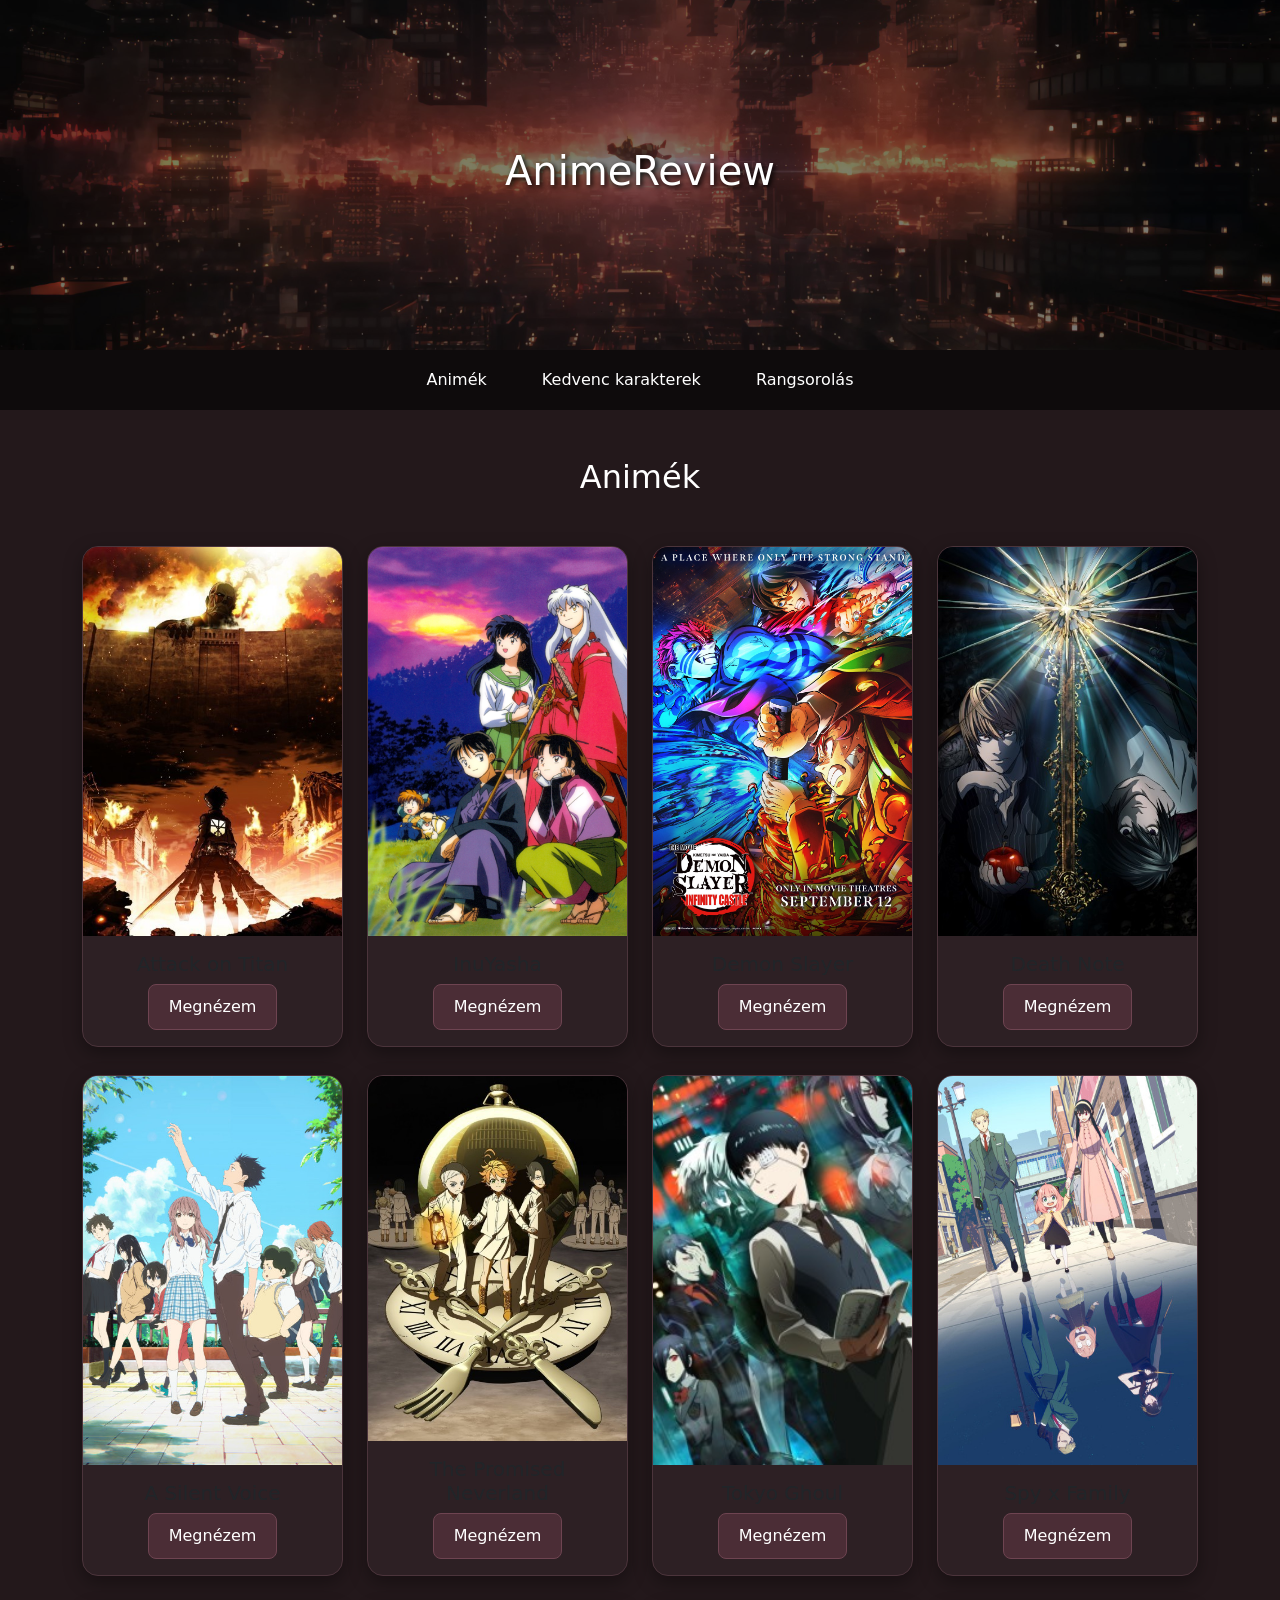
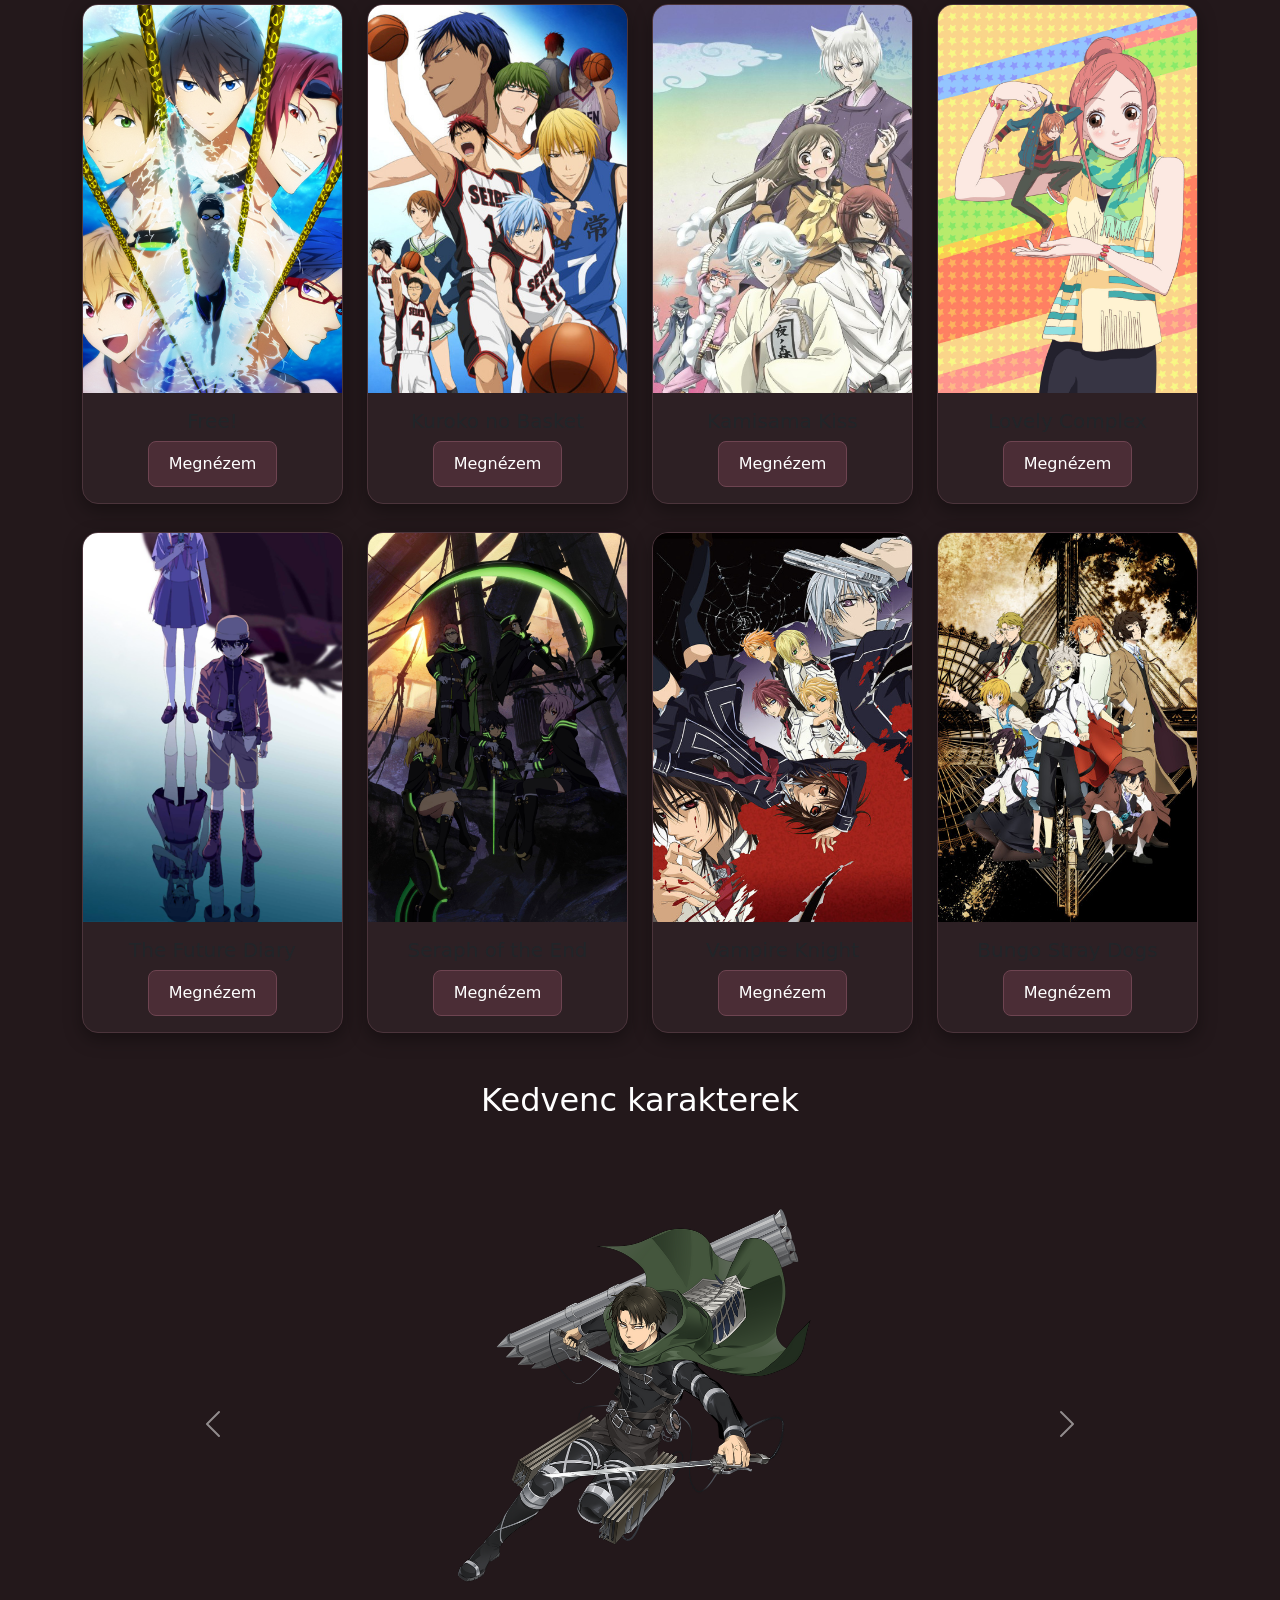
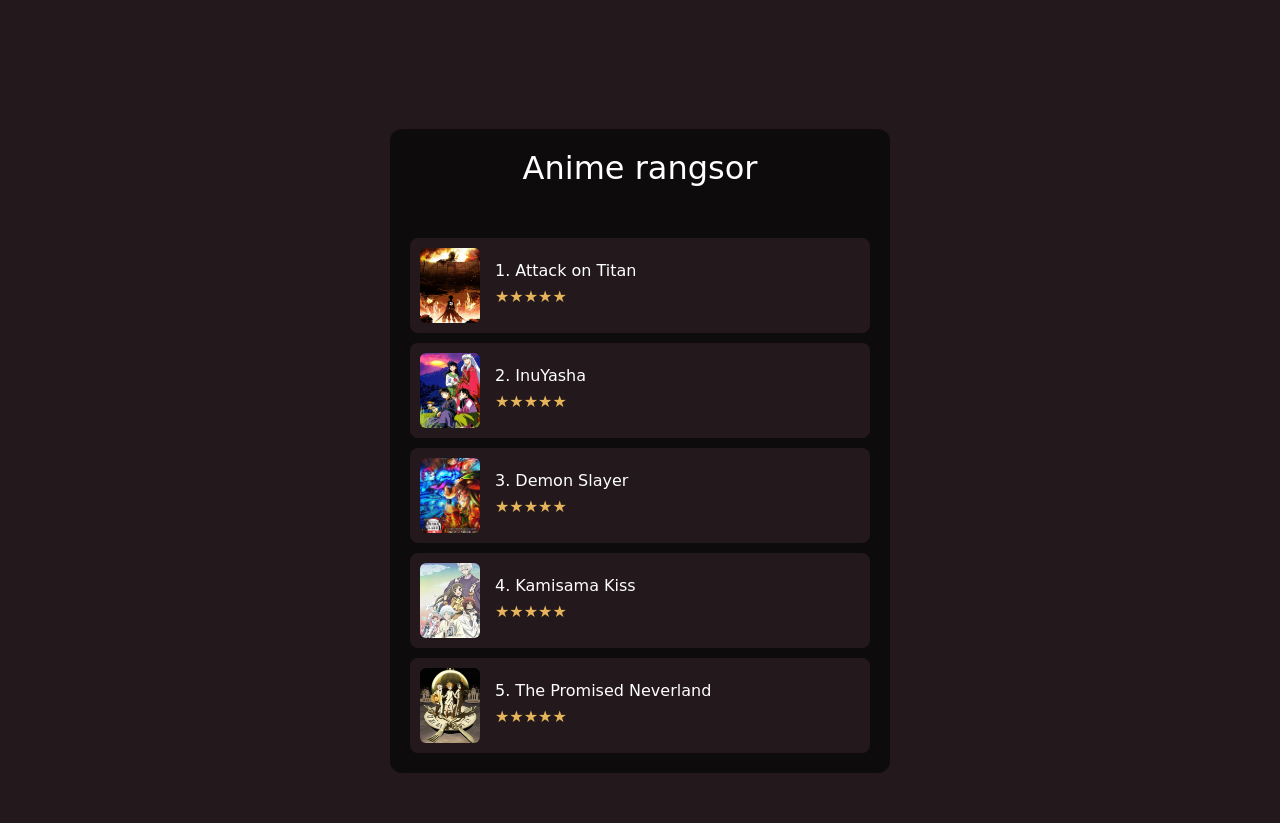
<file: index.html>
<!DOCTYPE html>
<html lang="hu">

<head>
    <meta charset="UTF-8">
    <meta name="viewport" content="width=device-width, initial-scale=1.0">

    <link href="https://cdn.jsdelivr.net/npm/bootstrap@5.0.2/dist/css/bootstrap.min.css" rel="stylesheet">

    <link rel="stylesheet" href="style.css">

    <title>AnimeReview</title>
</head>

<body>

    <header>
        <h1>AnimeReview</h1>
    </header>

    <nav>
        <ul>
            <li><a href="#anime">Animék</a></li>
            <li><a href="#karakterek">Kedvenc karakterek</a></li>
            <li><a href="#rangsor">Rangsorolás</a></li>
        </ul>
    </nav>

    <main class="container my-5">

        <h2 id="anime">Animék</h2>

        <div class="row row-cols-1 row-cols-md-2 row-cols-lg-4 g-4">

            <div class="col">
                <div class="card">
                    <img src="pics/aot.jpg" class="card-img-top" alt="Attack on Titan">
                    <div class="card-body">
                        <h5 class="card-title">Attack on Titan</h5>
                        <a href="aot.html" class="btn btn-light">Megnézem</a>
                    </div>
                </div>
            </div>

            <div class="col">
                <div class="card">
                    <img src="pics/inuyasha.png" class="card-img-top" alt="InuYasha">
                    <div class="card-body">
                        <h5 class="card-title">InuYasha</h5>
                        <a href="#" class="btn btn-light">Megnézem</a>
                    </div>
                </div>
            </div>

            <div class="col">
                <div class="card">
                    <img src="pics/kny1.jpg" class="card-img-top" alt="Demon Slayer">
                    <div class="card-body">
                        <h5 class="card-title">Demon Slayer</h5>
                        <a href="#" class="btn btn-light">Megnézem</a>
                    </div>
                </div>
            </div>

            <div class="col">
                <div class="card">
                    <img src="pics/deathnote.jpg" class="card-img-top" alt="Death Note">
                    <div class="card-body">
                        <h5 class="card-title">Death Note</h5>
                        <a href="#" class="btn btn-light">Megnézem</a>
                    </div>
                </div>
            </div>

        </div>

        <div class="row row-cols-1 row-cols-md-2 row-cols-lg-4 g-4 mt-1">

            <div class="col">
                <div class="card">
                    <img src="pics/kk.jpg" class="card-img-top" alt="A Silent Voice">
                    <div class="card-body">
                        <h5 class="card-title">A Silent Voice</h5>
                        <a href="#" class="btn btn-light">Megnézem</a>
                    </div>
                </div>
            </div>

            <div class="col">
                <div class="card">
                    <img src="pics/tpn.jpg" class="card-img-top" alt="The Promised Neverland">
                    <div class="card-body">
                        <h5 class="card-title">The Promised Neverland</h5>
                        <a href="#" class="btn btn-light">Megnézem</a>
                    </div>
                </div>
            </div>

            <div class="col">
                <div class="card">
                    <img src="pics/tk.jpg" class="card-img-top" alt="Tokyo Ghoul">
                    <div class="card-body">
                        <h5 class="card-title">Tokyo Ghoul</h5>
                        <a href="#" class="btn btn-light">Megnézem</a>
                    </div>
                </div>
            </div>

            <div class="col">
                <div class="card">
                    <img src="pics/sp.jpg" class="card-img-top" alt="Spy x Family">
                    <div class="card-body">
                        <h5 class="card-title">Spy x Family</h5>
                        <a href="#" class="btn btn-light">Megnézem</a>
                    </div>
                </div>
            </div>

        </div>

        <div class="row row-cols-1 row-cols-md-2 row-cols-lg-4 g-4 mt-1">

            <div class="col">
                <div class="card">
                    <img src="pics/free.png" class="card-img-top" alt="Free!">
                    <div class="card-body">
                        <h5 class="card-title">Free!</h5>
                        <a href="#" class="btn btn-light">Megnézem</a>
                    </div>
                </div>
            </div>

            <div class="col">
                <div class="card">
                    <img src="pics/kb.jpg" class="card-img-top" alt="Kuroko no Basket">
                    <div class="card-body">
                        <h5 class="card-title">Kuroko no Basket</h5>
                        <a href="#" class="btn btn-light">Megnézem</a>
                    </div>
                </div>
            </div>

            <div class="col">
                <div class="card">
                    <img src="pics/kh.jpg" class="card-img-top" alt="Kamisama Kiss">
                    <div class="card-body">
                        <h5 class="card-title">Kamisama Kiss</h5>
                        <a href="#" class="btn btn-light">Megnézem</a>
                    </div>
                </div>
            </div>

            <div class="col">
                <div class="card">
                    <img src="pics/lc.png" class="card-img-top" alt="Lovely Complex">
                    <div class="card-body">
                        <h5 class="card-title">Lovely Complex</h5>
                        <a href="#" class="btn btn-light">Megnézem</a>
                    </div>
                </div>
            </div>

        </div>

        <div class="row row-cols-1 row-cols-md-2 row-cols-lg-4 g-4 mt-1">

            <div class="col">
                <div class="card">
                    <img src="pics/mn.png" class="card-img-top" alt="The Future Diary">
                    <div class="card-body">
                        <h5 class="card-title">The Future Diary</h5>
                        <a href="#" class="btn btn-light">Megnézem</a>
                    </div>
                </div>
            </div>

            <div class="col">
                <div class="card">
                    <img src="pics/se.png" class="card-img-top" alt="Seraph of the End">
                    <div class="card-body">
                        <h5 class="card-title">Seraph of the End</h5>
                        <a href="#" class="btn btn-light">Megnézem</a>
                    </div>
                </div>
            </div>

            <div class="col">
                <div class="card">
                    <img src="pics/vk.jpg" class="card-img-top" alt="Vampire Knight">
                    <div class="card-body">
                        <h5 class="card-title">Vampire Knight</h5>
                        <a href="#" class="btn btn-light">Megnézem</a>
                    </div>
                </div>
            </div>

            <div class="col">
                <div class="card">
                    <img src="pics/bsd.jpg" class="card-img-top" alt="Bungo Stray Dogs">
                    <div class="card-body">
                        <h5 class="card-title">Bungo Stray Dogs</h5>
                        <a href="#" class="btn btn-light">Megnézem</a>
                    </div>
                </div>
            </div>

        </div>

        <!-- KEDVENC KARAKTEREK -->

        <section id="karakterek" class="mt-5">

            <h2>Kedvenc karakterek</h2>

            <div id="animeCarousel" class="carousel slide">

                <div class="carousel-inner">

                    <div class="carousel-item active">
                        <img src="pics/levi.png" class="d-block w-100 anime-kep" alt="Levi Ackerman"
                            data-bs-toggle="modal" data-bs-target="#leviModal">
                    </div>

                    <div class="carousel-item">
                        <img src="pics/sesshomaru.webp" class="d-block w-100 anime-kep" alt="Sesshomaru">
                    </div>

                    <div class="carousel-item">
                        <img src="pics/tanjiro.webp" class="d-block w-100 anime-kep" alt="Tanjiro">
                    </div>

                </div>

                <button class="carousel-control-prev" type="button" data-bs-target="#animeCarousel"
                    data-bs-slide="prev">
                    <span class="carousel-control-prev-icon"></span>
                </button>

                <button class="carousel-control-next" type="button" data-bs-target="#animeCarousel"
                    data-bs-slide="next">
                    <span class="carousel-control-next-icon"></span>
                </button>

            </div>

        </section>

        <div class="modal fade" id="leviModal" tabindex="-1">

            <div class="modal-dialog modal-dialog-centered">

                <div class="modal-content anime-modal">

                    <div class="modal-header">
                        <h5 class="modal-title">Levi Ackerman</h5>

                        <button type="button" class="btn-close btn-close-white" data-bs-dismiss="modal">
                        </button>
                    </div>

                    <div class="modal-body">

                        <img src="pics/levi2.avif" class="img-fluid anime-modal-kep" alt="Levi Ackerman">

                        <h5 class="mt-3">Attack on Titan</h5>

                        <p>
                            Levi Ackerman az Attack on Titan egyik főszereplője,
                            a Felderítő Hadtest kapitánya, akit az emberiség
                            legerősebb katonájaként ismernek.
                        </p>

                        <p>
                            Levi a Föld alatti városban nőtt fel, ahol fiatalon
                            megtapasztalta a szenvedést és a veszteséget.
                            A múltja keménnyé és zárkózottá tette, de a
                            bajtársai iránti hűségét sosem veszítette el.
                        </p>

                        <p>
                            Levi komoly, szókimondó és fegyelmezett.
                            Nem szereti a rendetlenséget, és különösen fontos
                            számára a tisztaság. Bár kívülről hidegnek tűnhet,
                            valójában mélyen törődik a társaival.
                        </p>

                    </div>

                    <div class="modal-footer">
                        <button type="button" class="btn bezaras-gomb" data-bs-dismiss="modal">
                            Bezárás
                        </button>
                    </div>

                </div>

            </div>

        </div>

        <section class="anime-lista" id="rangsor">

            <h2>Anime rangsor</h2>

            <div class="anime-sor">
                <img src="pics/aot.jpg" alt="Attack on Titan">
                <div>
                    <h3>1. Attack on Titan</h3>
                    <p>★★★★★</p>
                </div>
            </div>

            <div class="anime-sor">
                <img src="pics/inuyasha.png" alt="InuYasha">
                <div>
                    <h3>2. InuYasha</h3>
                    <p>★★★★★</p>
                </div>
            </div>

            <div class="anime-sor">
                <img src="pics/kny1.jpg" alt="Demon Slayer">
                <div>
                    <h3>3. Demon Slayer</h3>
                    <p>★★★★★</p>
                </div>
            </div>

            <div class="anime-sor">
                <img src="pics/kh.jpg" alt="Kamisama Kiss">
                <div>
                    <h3>4. Kamisama Kiss</h3>
                    <p>★★★★★</p>
                </div>
            </div>

            <div class="anime-sor">
                <img src="pics/tpn.jpg" alt="The Promised Neverland">
                <div>
                    <h3>5. The Promised Neverland</h3>
                    <p>★★★★★</p>
                </div>
            </div>

        </section>

    </main>

    <script src="https://cdn.jsdelivr.net/npm/bootstrap@5.0.2/dist/js/bootstrap.bundle.min.js"></script>

</body>

</html>
</file>
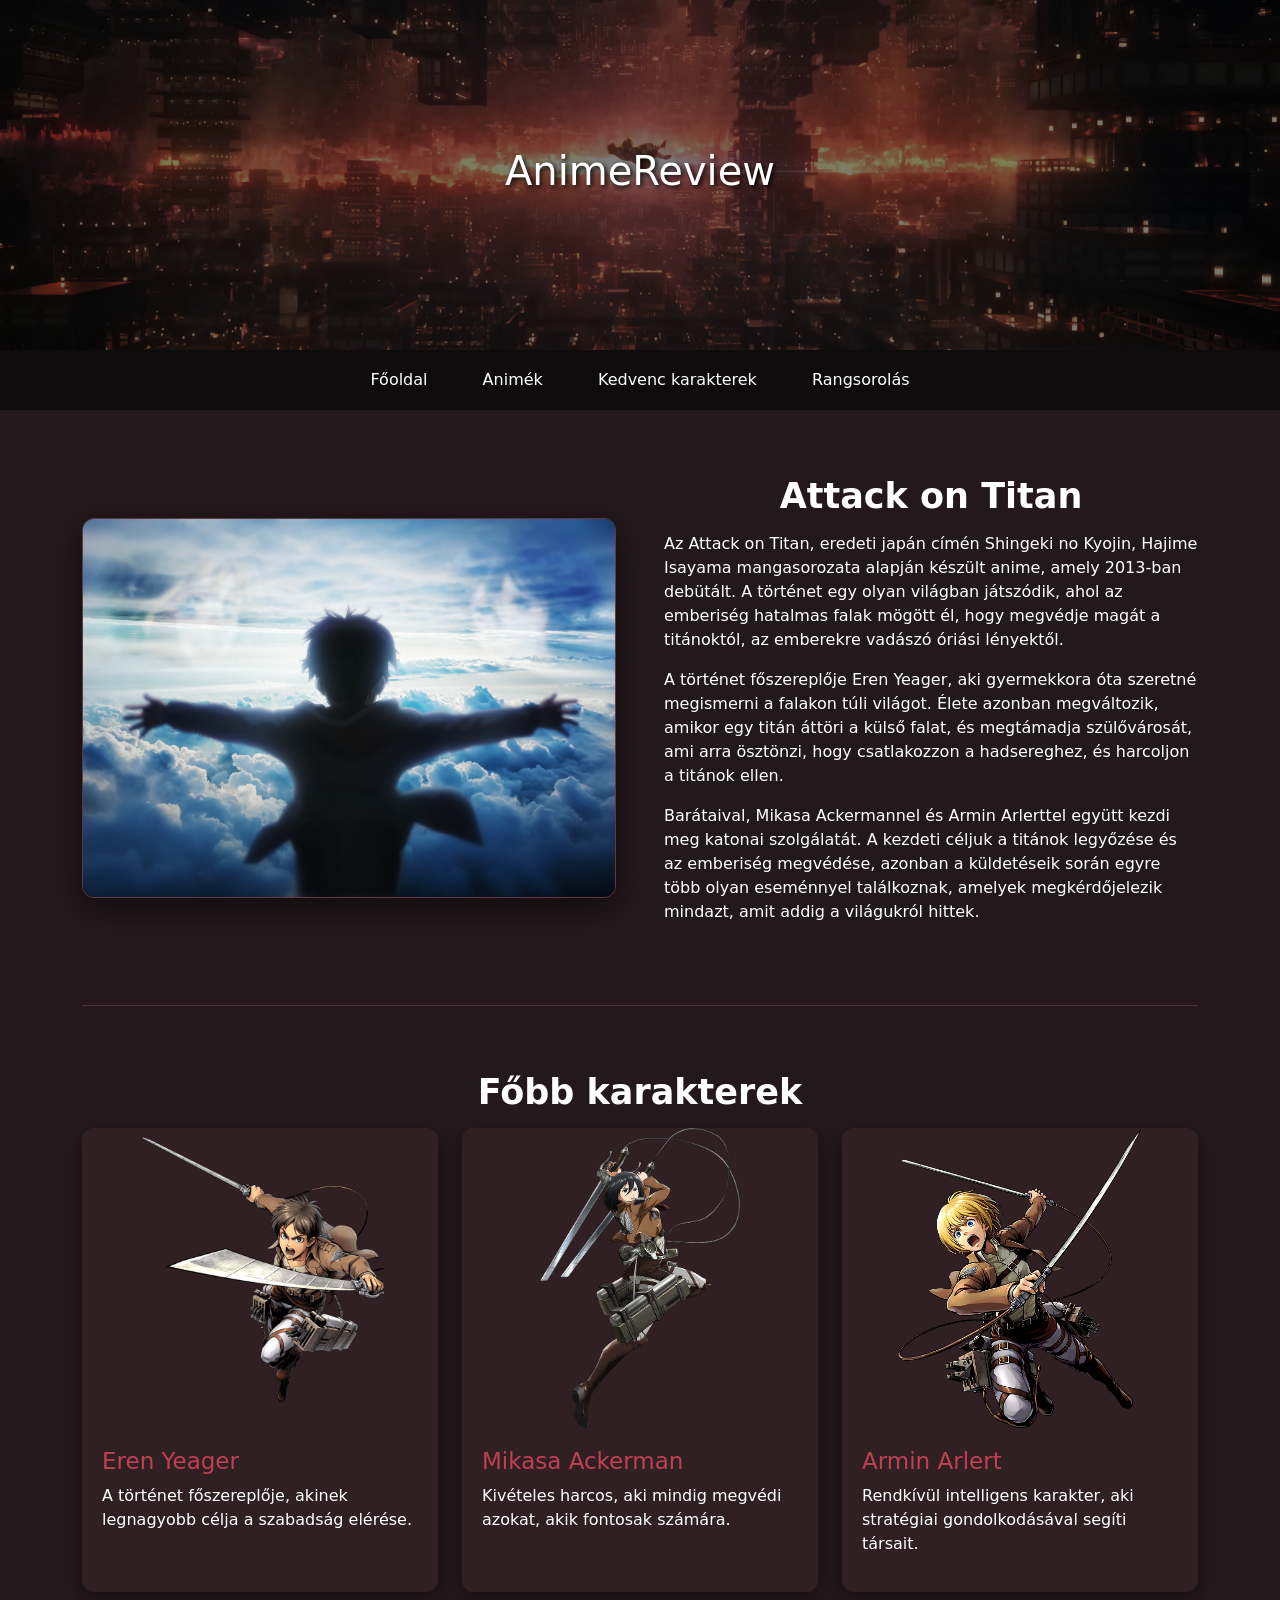
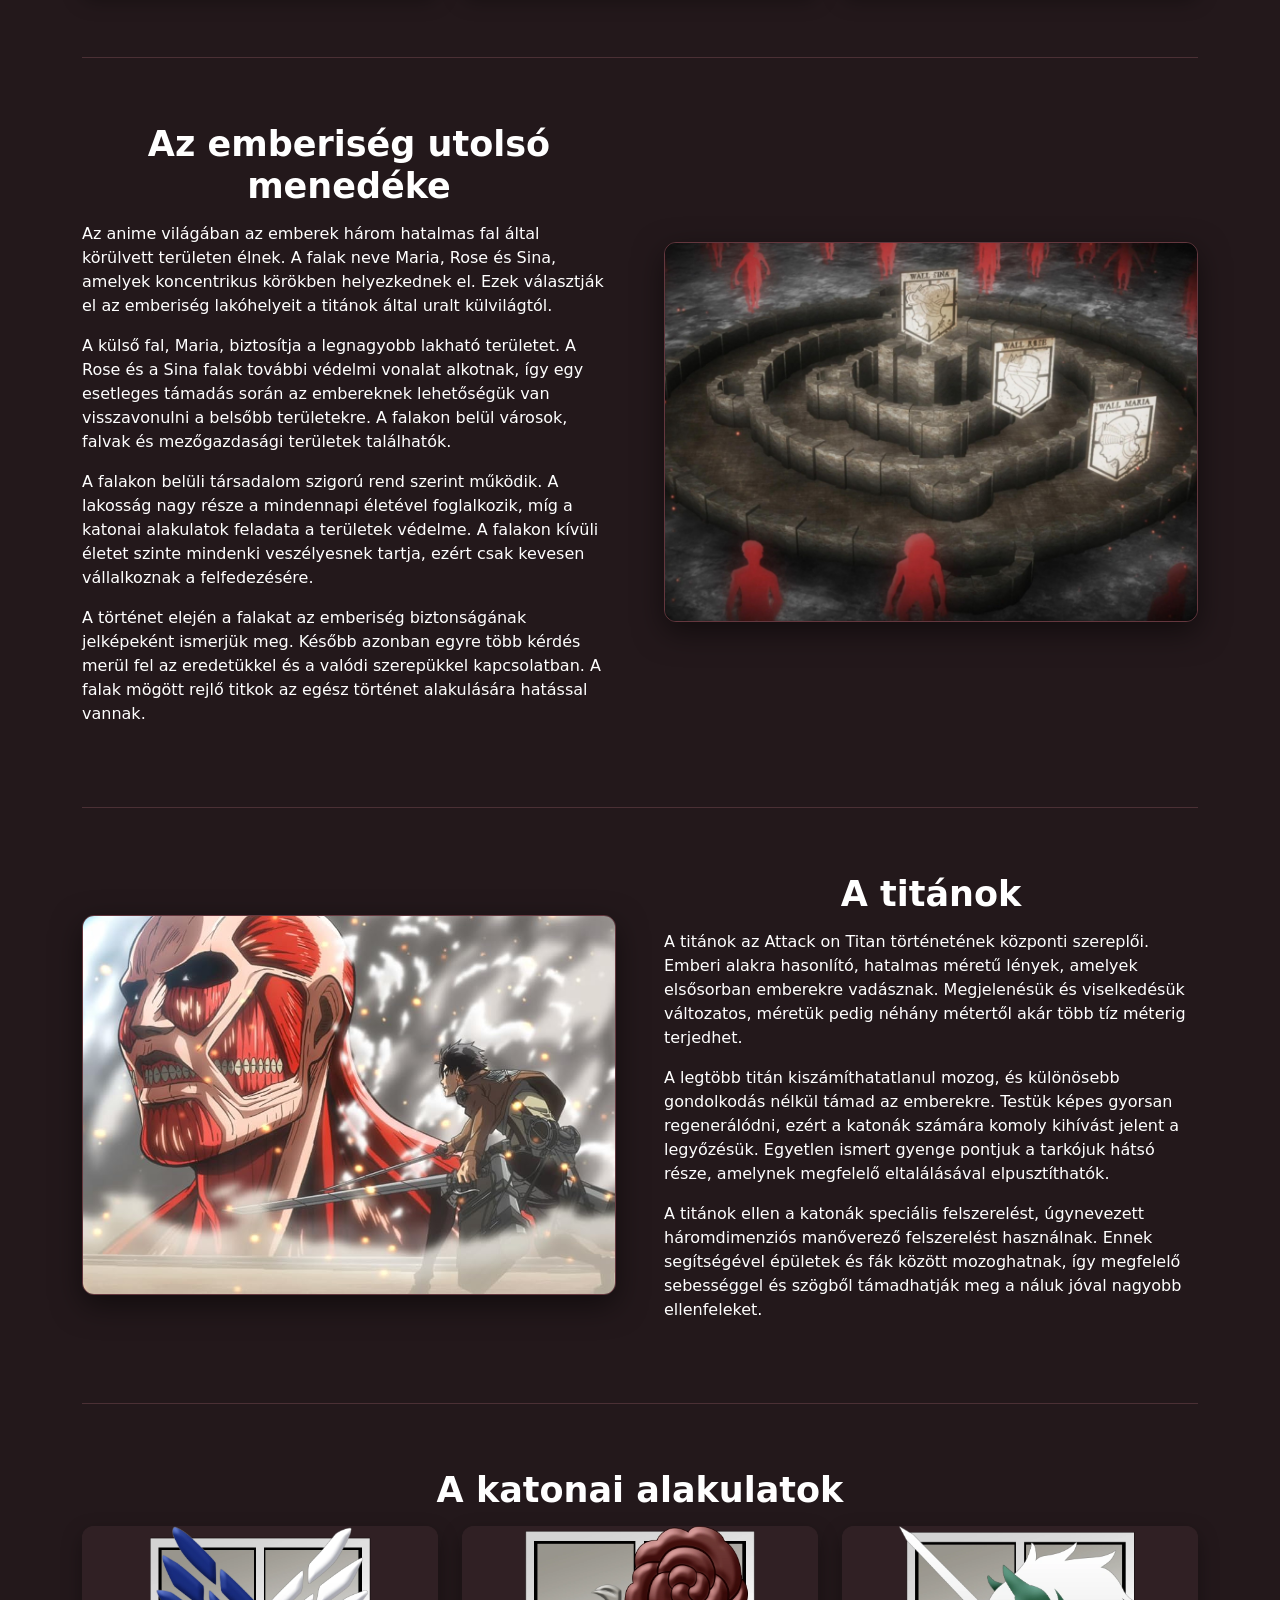
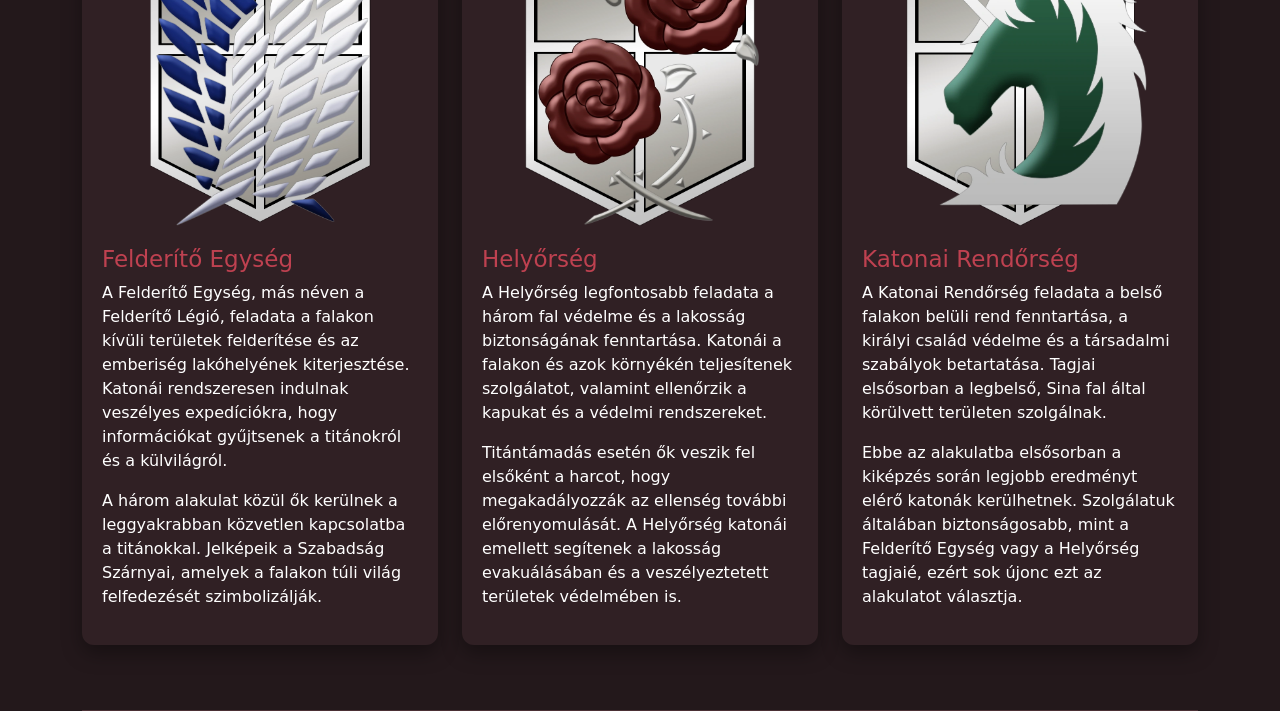
<file: aot.html>
<!DOCTYPE html>
<html lang="hu">

<head>
    <meta charset="UTF-8">
    <meta name="viewport" content="width=device-width, initial-scale=1.0">

    <link href="https://cdn.jsdelivr.net/npm/bootstrap@5.0.2/dist/css/bootstrap.min.css" rel="stylesheet">

    <link rel="stylesheet" href="style.css">

    <title>AnimeReview - Attack on Titan</title>
</head>

<body>

    <header>
        <h1>AnimeReview</h1>
    </header>

    <nav>
        <ul>
            <li><a href="index.html">Főoldal</a></li>
            <li><a href="index.html#anime">Animék</a></li>
            <li><a href="index.html#karakterek">Kedvenc karakterek</a></li>
            <li><a href="index.html#rangsor">Rangsorolás</a></li>
        </ul>
    </nav>

    <main class="container">

        <section id="anime" class="anime-section">

            <div class="row row-cols-lg-2 row-cols-md-2 row-cols-1 align-items-center g-5">

                <div class="col">
                    <img src="pics/aot2.png" class="anime-img" alt="Attack on Titan">
                </div>

                <div class="col">

                    <h2>Attack on Titan</h2>

                    <p>
                        Az Attack on Titan, eredeti japán címén Shingeki no Kyojin,
                        Hajime Isayama mangasorozata alapján készült anime, amely
                        2013-ban debütált. A történet egy olyan világban játszódik,
                        ahol az emberiség hatalmas falak mögött él, hogy megvédje
                        magát a titánoktól, az emberekre vadászó óriási lényektől.
                    </p>

                    <p>
                        A történet főszereplője Eren Yeager, aki gyermekkora óta
                        szeretné megismerni a falakon túli világot. Élete azonban
                        megváltozik, amikor egy titán áttöri a külső falat, és
                        megtámadja szülővárosát, ami arra ösztönzi, hogy csatlakozzon
                        a hadsereghez, és harcoljon a titánok ellen.
                    </p>

                    <p>
                        Barátaival, Mikasa Ackermannel és Armin Arlerttel együtt
                        kezdi meg katonai szolgálatát. A kezdeti céljuk a titánok
                        legyőzése és az emberiség megvédése, azonban a küldetéseik
                        során egyre több olyan eseménnyel találkoznak, amelyek
                        megkérdőjelezik mindazt, amit addig a világukról hittek.
                    </p>
                </div>

            </div>

        </section>

        <section id="karakterek" class="anime-section">

            <h2>Főbb karakterek</h2>

            <div class="row row-cols-1 row-cols-md-3 g-4">

                <div class="col">
                    <div class="character-card">

                        <img src="pics/eren.png" alt="Eren Yeager">

                        <div class="character-info">
                            <h3>Eren Yeager</h3>

                            <p>
                                A történet főszereplője, akinek
                                legnagyobb célja a szabadság elérése.
                            </p>
                        </div>

                    </div>
                </div>

                <div class="col">
                    <div class="character-card">

                        <img src="pics/mikasa.png" alt="Mikasa Ackerman">

                        <div class="character-info">
                            <h3>Mikasa Ackerman</h3>

                            <p>
                                Kivételes harcos, aki mindig
                                megvédi azokat, akik fontosak számára.
                            </p>
                        </div>

                    </div>
                </div>

                <div class="col">
                    <div class="character-card">

                        <img src="pics/armin.webp" alt="Armin Arlert">

                        <div class="character-info">
                            <h3>Armin Arlert</h3>

                            <p>
                                Rendkívül intelligens karakter,
                                aki stratégiai gondolkodásával segíti társait.
                            </p>
                        </div>

                    </div>
                </div>

            </div>

        </section>

        <section class="anime-section">

            <div class="row row-cols-lg-2 row-cols-md-2 row-cols-1 align-items-center g-5">

                <div class="col">

                    <h2>Az emberiség utolsó menedéke</h2>

                    <p>
                        Az anime világában az emberek három hatalmas fal által
                        körülvett területen élnek. A falak neve Maria, Rose és
                        Sina, amelyek koncentrikus körökben helyezkednek el.
                        Ezek választják el az emberiség lakóhelyeit a titánok
                        által uralt külvilágtól.
                    </p>

                    <p>
                        A külső fal, Maria, biztosítja a legnagyobb lakható
                        területet. A Rose és a Sina falak további védelmi
                        vonalat alkotnak, így egy esetleges támadás során
                        az embereknek lehetőségük van visszavonulni a belsőbb
                        területekre. A falakon belül városok, falvak és
                        mezőgazdasági területek találhatók.
                    </p>

                    <p>
                        A falakon belüli társadalom szigorú rend szerint működik.
                        A lakosság nagy része a mindennapi életével foglalkozik,
                        míg a katonai alakulatok feladata a területek védelme.
                        A falakon kívüli életet szinte mindenki veszélyesnek
                        tartja, ezért csak kevesen vállalkoznak a felfedezésére.
                    </p>

                    <p>
                        A történet elején a falakat az emberiség biztonságának
                        jelképeként ismerjük meg. Később azonban egyre több
                        kérdés merül fel az eredetükkel és a valódi szerepükkel
                        kapcsolatban. A falak mögött rejlő titkok az egész
                        történet alakulására hatással vannak.
                    </p>

                </div>

                <div class="col">
                    <img src="pics/walls.jfif" class="anime-img" alt="A három fal">
                </div>

            </div>

        </section>

        <section class="anime-section">

            <div class="row row-cols-lg-2 row-cols-md-2 row-cols-1 align-items-center g-5">

                <div class="col">
                    <img src="pics/aot3.jpg" class="anime-img" alt="Titánok">
                </div>

                <div class="col">

                    <h2>A titánok</h2>

                    <p>
                        A titánok az Attack on Titan történetének központi
                        szereplői. Emberi alakra hasonlító, hatalmas méretű
                        lények, amelyek elsősorban emberekre vadásznak.
                        Megjelenésük és viselkedésük változatos, méretük
                        pedig néhány métertől akár több tíz méterig terjedhet.
                    </p>

                    <p>
                        A legtöbb titán kiszámíthatatlanul mozog, és különösebb
                        gondolkodás nélkül támad az emberekre. Testük képes
                        gyorsan regenerálódni, ezért a katonák számára komoly
                        kihívást jelent a legyőzésük. Egyetlen ismert gyenge
                        pontjuk a tarkójuk hátsó része, amelynek megfelelő
                        eltalálásával elpusztíthatók.
                    </p>

                    <p>
                        A titánok ellen a katonák speciális felszerelést,
                        úgynevezett háromdimenziós manőverező felszerelést
                        használnak. Ennek segítségével épületek és fák között
                        mozoghatnak, így megfelelő sebességgel és szögből
                        támadhatják meg a náluk jóval nagyobb ellenfeleket.
                    </p>

                </div>

            </div>

        </section>


        <section class="anime-section">

            <h2>A katonai alakulatok</h2>

            <div class="row row-cols-1 row-cols-md-3 g-4">

                <div class="col">
                    <div class="character-card">

                        <img src="pics/scouts.webp" alt="Felderítő Egység">

                        <div class="character-info">

                            <h3>Felderítő Egység</h3>

                            <p>
                                A Felderítő Egység, más néven a
                                Felderítő Légió, feladata a falakon
                                kívüli területek felderítése és
                                az emberiség lakóhelyének
                                kiterjesztése. Katonái rendszeresen
                                indulnak veszélyes expedíciókra,
                                hogy információkat gyűjtsenek
                                a titánokról és a külvilágról.
                            </p>

                            <p>
                                A három alakulat közül ők kerülnek
                                a leggyakrabban közvetlen
                                kapcsolatba a titánokkal.
                                Jelképeik a Szabadság Szárnyai,
                                amelyek a falakon túli világ 
                                felfedezését szimbolizálják.
                            </p>

                        </div>
                    </div>
                </div>

                <div class="col">
                    <div class="character-card">

                        <img src="pics/garrison.webp" alt="Helyőrség">

                        <div class="character-info">

                            <h3>Helyőrség</h3>

                            <p>
                                A Helyőrség legfontosabb feladata
                                a három fal védelme és a lakosság
                                biztonságának fenntartása. Katonái
                                a falakon és azok környékén
                                teljesítenek szolgálatot, valamint
                                ellenőrzik a kapukat és a
                                védelmi rendszereket.
                            </p>

                            <p>
                                Titántámadás esetén ők veszik
                                fel elsőként a harcot, hogy
                                megakadályozzák az ellenség
                                további előrenyomulását.
                                A Helyőrség katonái emellett
                                segítenek a lakosság evakuálásában
                                és a veszélyeztetett területek
                                védelmében is.
                            </p>

                        </div>
                    </div>
                </div>

                <div class="col">
                    <div class="character-card">

                        <img src="pics/police.webp" alt="Katonai Rendőrség">

                        <div class="character-info">

                            <h3>Katonai Rendőrség</h3>

                            <p>
                                A Katonai Rendőrség feladata
                                a belső falakon belüli rend
                                fenntartása, a királyi család
                                védelme és a társadalmi szabályok
                                betartatása. Tagjai elsősorban
                                a legbelső, Sina fal által
                                körülvett területen szolgálnak.
                            </p>

                            <p>
                                Ebbe az alakulatba elsősorban
                                a kiképzés során legjobb eredményt
                                elérő katonák kerülhetnek.
                                Szolgálatuk általában biztonságosabb,
                                mint a Felderítő Egység vagy
                                a Helyőrség tagjaié, ezért
                                sok újonc ezt az alakulatot
                                választja.
                            </p>

                        </div>
                    </div>
                </div>

            </div>

        </section>

        </section>

    </main>

    <script src="https://cdn.jsdelivr.net/npm/bootstrap@5.0.2/dist/js/bootstrap.bundle.min.js"></script>

</body>

</html>
</file>
<file: style.css>
body {
    background-color: rgb(35, 24, 27);
    color: white;
    margin: 0;
}

h2{
    text-align: center;
    margin-bottom: 50px;
}

header {
    background-image: url("pics/banner.jpeg");
    background-repeat: no-repeat;
    background-size: cover;
    background-position: center;
    height: 350px;
    display: flex;
    align-items: center;
    justify-content: center;
    text-shadow: 2px 2px 5px black;
    box-shadow: inset 0 0 0 2000px rgba(0, 0, 0, 0.5);
}

nav {
    height: 60px;
    background-color: rgb(14, 11, 12);
    display: flex;
    justify-content: center;
    align-items: center;
}

nav ul {
    margin: 0;
    padding: 0;
    list-style: none;
}

nav li {
    display: inline-block;
    margin: 0 10px;
}

nav a {
    color: white;
    text-decoration: none;
    padding: 10px 15px;
    border-radius: 8px;
    transition: 0.3s;
}

nav a:hover {
    background-color: rgb(65, 45, 50);
    color: white;
}

.card {
    background-color: rgb(45, 32, 36);
    text-align: center;
    height: 100%;
    border: 1px solid rgb(75, 52, 59);
    border-radius: 16px;
    box-shadow: 0 6px 18px rgba(0, 0, 0, 0.35);
    transition: 0.3s;
}

.card:hover {
    transform: translateY(-8px);
    background-color: rgb(55, 38, 43);
    box-shadow: 0 12px 30px rgba(0, 0, 0, 0.5);
}

.card img {
    width: 100%;
    height: 100%;
    object-fit: cover;
    border-radius: 15px 15px 0 0;
}

.card .btn {
    background-color: rgb(75, 45, 54);
    color: white;
    border: 1px solid rgb(110, 68, 81);
    border-radius: 8px;
    padding: 10px 20px;
    transition: 0.3s;
}

.card .btn:hover {
    background-color: rgb(105, 60, 74);
    color: white;
    transform: translateY(-2px);
}

.anime-section {
    padding-top: 65px;
    padding-bottom: 65px;
    border-bottom: 1px solid rgb(75, 48, 53);
}

.anime-section h2 {
    font-size: 35px;
    font-weight: bold;
    margin-bottom: 15px;
}

.anime-img {
    width: 100%;
    height: 380px;
    object-fit: cover;
    border-radius: 12px;
    border: 1px solid rgb(100, 55, 62);
    box-shadow: 0 10px 30px rgba(0, 0, 0, 0.5);
    transition: 0.4s;
}

.anime-img:hover {
    transform: scale(1.02);
    box-shadow: 0 15px 35px rgba(120, 30, 45, 0.3);
}

.character-card {
    background-color: rgb(48, 32, 36);
    border-radius: 12px;
    overflow: hidden;
    height: 100%;
    box-shadow: 0 8px 20px rgba(0, 0, 0, 0.35);
    transition: 0.3s;
}

.character-card:hover {
    transform: translateY(-8px);
    box-shadow: 0 12px 25px rgba(130, 35, 50, 0.3);
}

.character-card img {
    width: 100%;
    height: 300px;
    object-fit: contain;
    display: block;
    background-color: rgb(48, 32, 36);
}

.character-info {
    padding: 20px;
}

.character-info h3 {
    color: rgb(190, 65, 80);
    font-size: 23px;
}

.carousel {
    width: 90%;
    max-width: 1200px;
    margin: 0 auto;
    padding: 30px;
}

.carousel-item img {
    width: 100%;
    height: 450px;
    object-fit: contain;
}

.anime-kep {
    border-radius: 10px;
    cursor: pointer;
}

.anime-modal {
    background-color: rgb(35, 24, 27);
    color: white;
    border: 1px solid rgb(90, 60, 68);
    border-radius: 16px;
    overflow: hidden;
    box-shadow: 0 10px 35px rgba(0, 0, 0, 0.5);
}

.anime-modal .modal-header {
    background-color: rgb(14, 11, 12);
    border-bottom: 1px solid rgb(75, 52, 59);
}

.anime-modal .modal-title {
    font-weight: bold;
}

.anime-modal .modal-body {
    padding: 20px;
}

.anime-modal-kep {
    width: 100%;
    max-height: 300px;
    object-fit: cover;
    border-radius: 12px;
}

.anime-modal .modal-footer {
    background-color: rgb(25, 17, 20);
    border-top: 1px solid rgb(75, 52, 59);
}

.bezaras-gomb {
    background-color: rgb(75, 45, 54);
    color: white;
    border: 1px solid rgb(110, 68, 81);
    border-radius: 8px;
    padding: 9px 20px;
    transition: 0.3s;
}

.bezaras-gomb:hover {
    background-color: rgb(105, 60, 74);
    color: white;
}

.anime-lista {
    width: 90%;
    max-width: 500px;
    margin: 50px auto;
    padding: 20px;
    background-color: rgb(14, 11, 12);
    color: white;
    border-radius: 12px;
}

.anime-lista h2 {
    text-align: center;
}

.anime-sor {
    display: flex;
    align-items: center;
    gap: 15px;
    padding: 10px;
    margin-top: 10px;
    background-color: rgb(35, 24, 27);
    border-radius: 8px;
    transition: 0.3s;
}

.anime-sor:hover {
    transform: translateX(5px);
}

.anime-sor img {
    width: 60px;
    height: 75px;
    object-fit: cover;
    border-radius: 6px;
}

.anime-sor h3 {
    font-size: 16px;
    margin: 0;
}

.anime-sor p {
    color: #e6b45a;
    margin: 5px 0 0;
}
</file>
